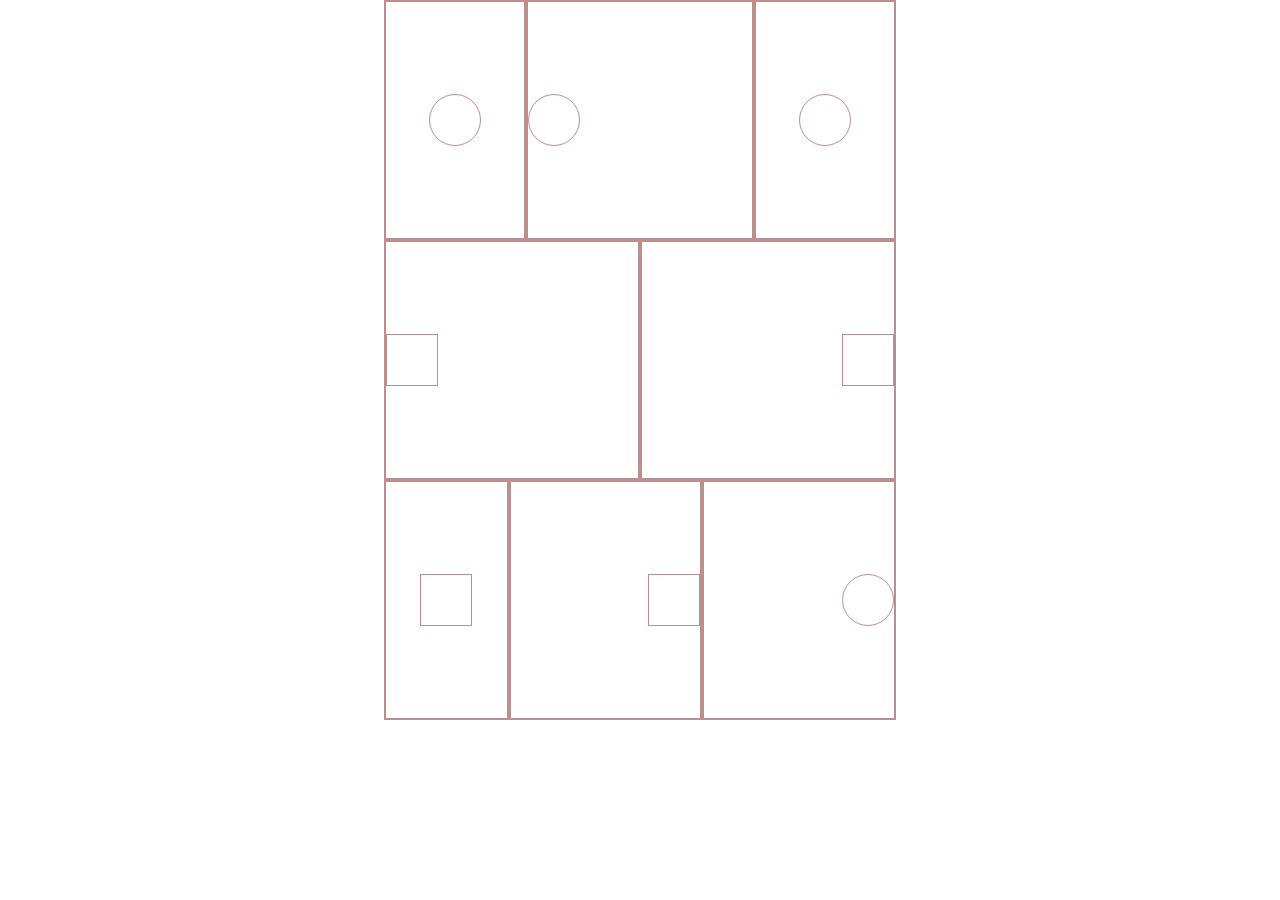
<file: 01/index.html>
<!DOCTYPE html>
<html lang="en">
<head>
    <meta charset="UTF-8">
    <meta http-equiv="X-UA-Compatible" content="IE=edge">
    <meta name="viewport" content="width=device-width, initial-scale=1.0">
    <link rel="stylesheet" href="style.css">
    <title>Document</title>
</head>
<body>
    <div class="main">
        <div class="block">
            <div class="block1">
                <div class="circle"></div>
            </div>
            <div class="block2">
                <div class="circle"></div>
            </div>
            <div class="block1">
                <div class="circle"></div>
            </div>
        </div>
        <div class="block">
            <div class="block2">
                <div class="square"></div>
            </div>
            <div class="block3">
                <div class="square"></div>
            </div>
        </div>
        <div class="block">

            <div class="block1">
                <div class="square"></div>
            </div>
            <div class="block3">
                <div class="square"></div>
            </div>
            <div class="block3">
                <div class="circle"></div>
            </div>
        </div>
    </div>
</body>
</html>
</file>
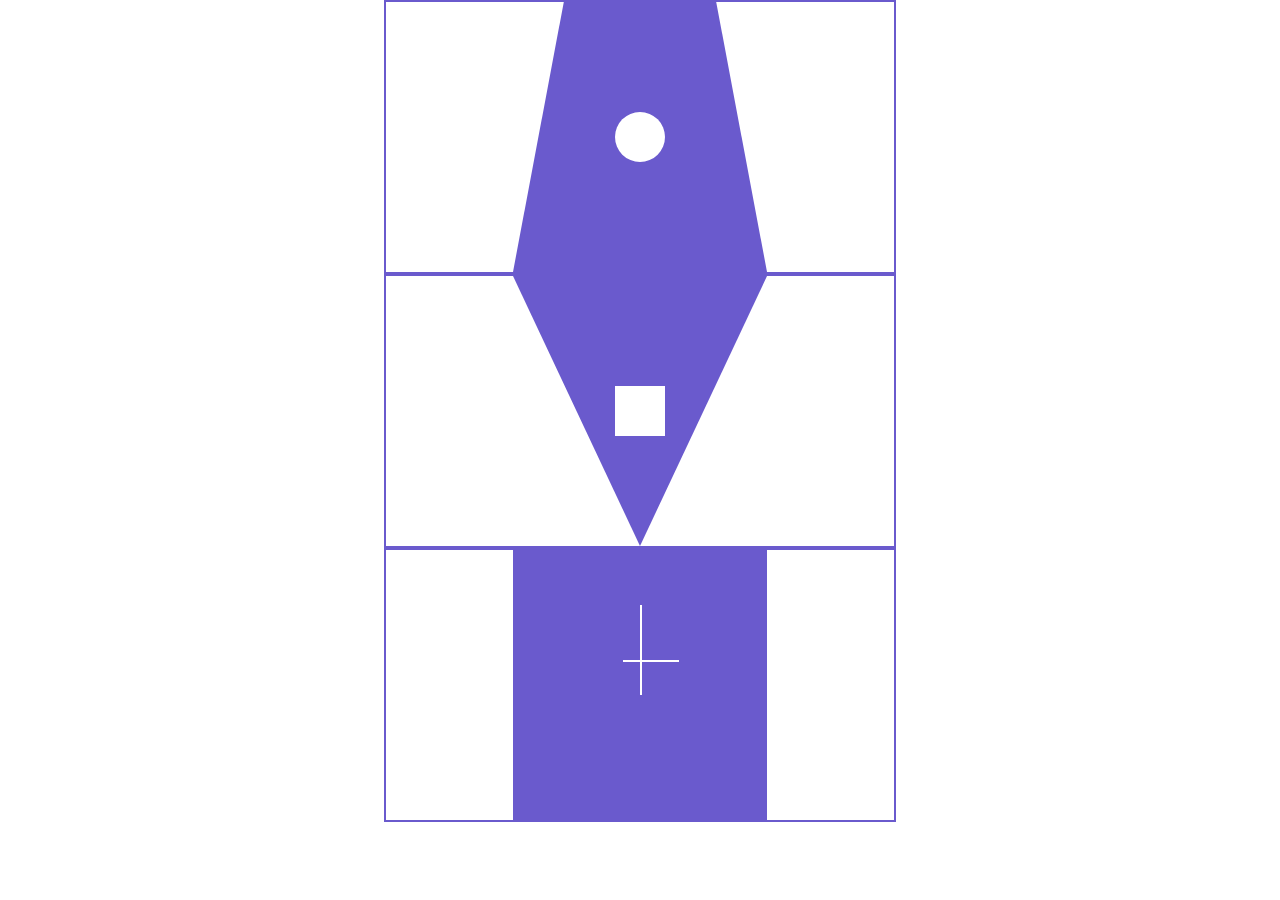
<file: 02/index.html>
<!DOCTYPE html>
<html lang="en">
<head>
    <meta charset="UTF-8">
    <meta http-equiv="X-UA-Compatible" content="IE=edge">
    <meta name="viewport" content="width=device-width, initial-scale=1.0">
    <link rel="stylesheet" href="style.css">
    <title>Document</title>
</head>
<body>
    <div class="main">
        <div class="block">
            <div class="Trapezoid">
                <div class="circle"></div>
            </div>
        </div>
        <div class="block">
            <div class="Triangle">
                <div class="Square"></div>
            </div>
        </div>
        <div class="block">
            <div class="Rectangle">
                <div class="borderLeft"></div>
                <div class="borderBottom"></div>
            </div>
        </div>
    </div>
</body>
</html>
</file>
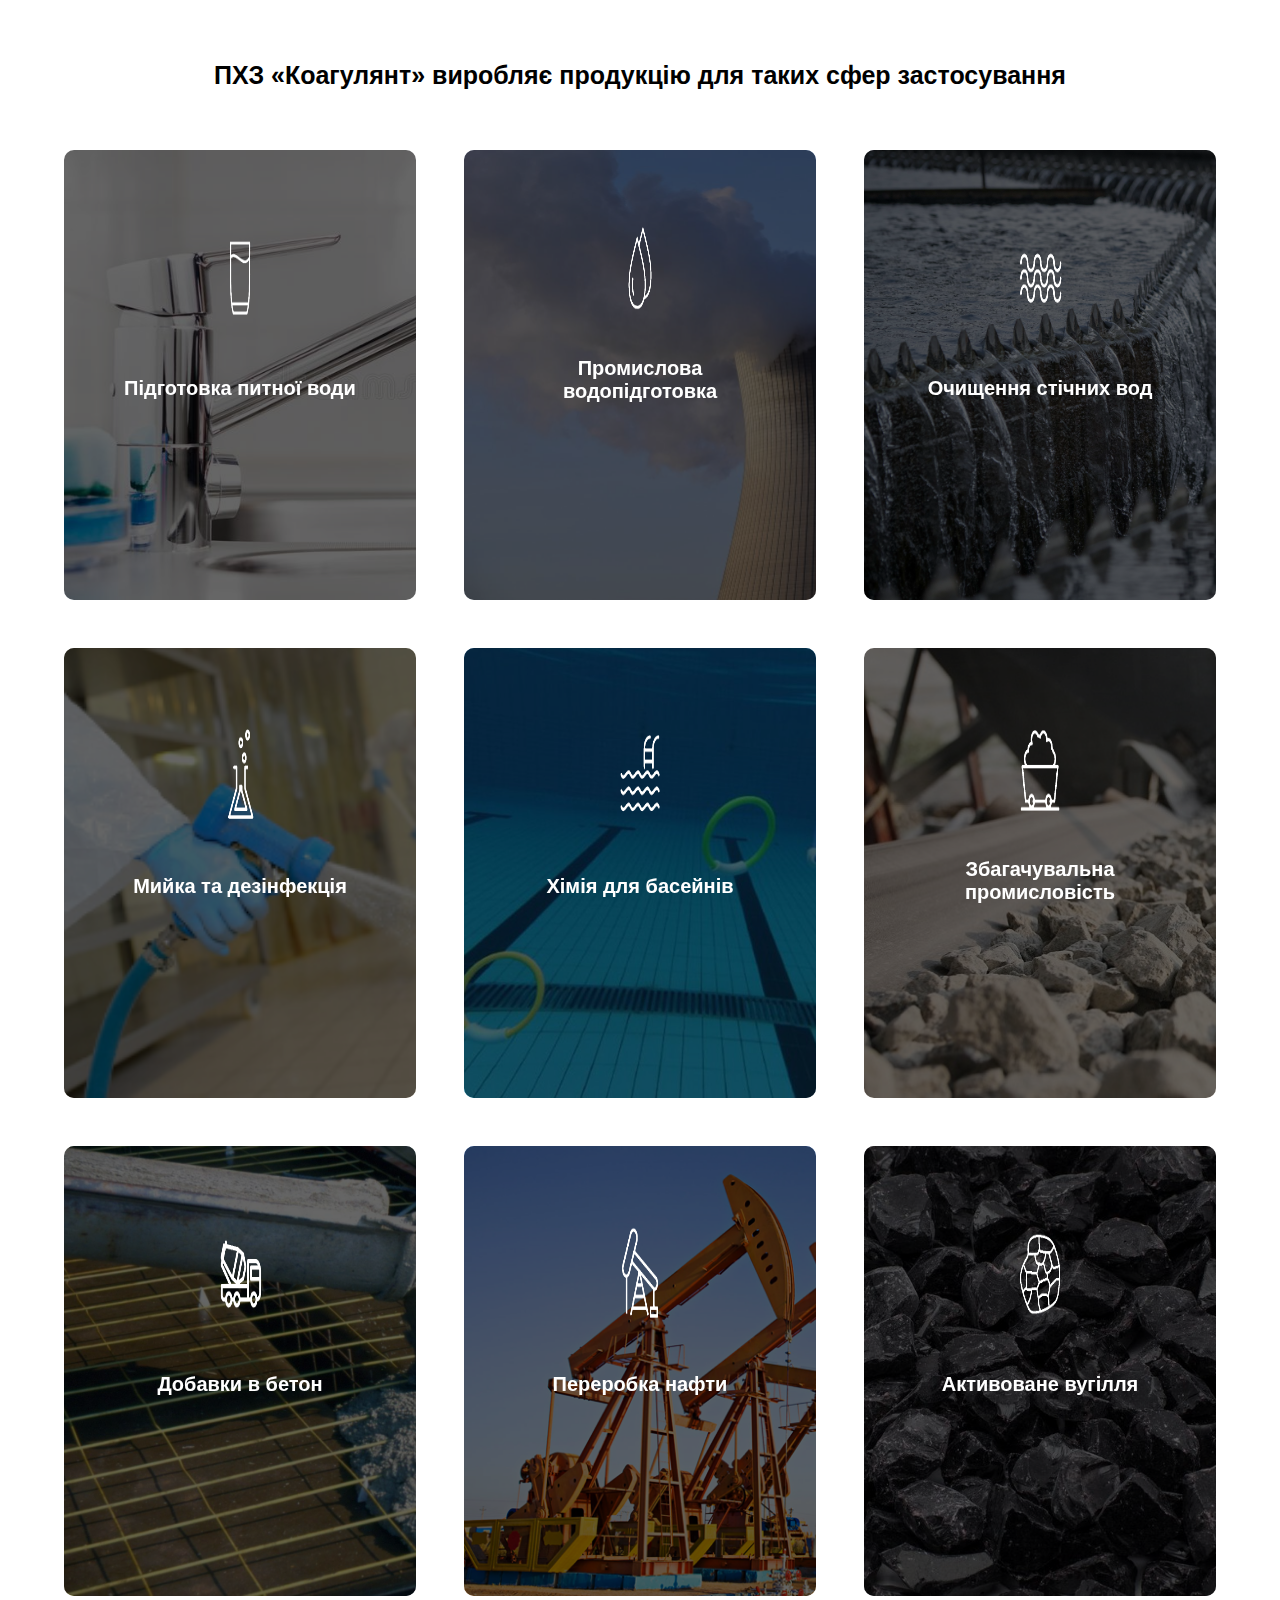
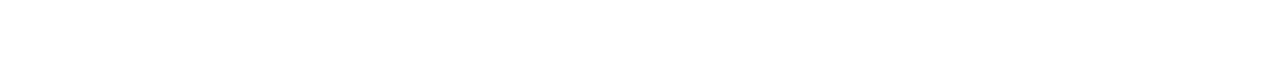
<file: 03/index.html>
<!DOCTYPE html>
<html lang="en">
<head>
    <meta charset="UTF-8">
    <meta http-equiv="X-UA-Compatible" content="IE=edge">
    <meta name="viewport" content="width=device-width, initial-scale=1.0">
    <link rel="stylesheet" href="style.css">
    <title>Document</title>
</head>
<body>
    <h1>ПХЗ «Коагулянт» виробляє продукцію для таких сфер застосування</h1>

    <div class="blocks">

        <div class="card">
            <div class="front_side1">
                <div class="img-overlay">
                    <div class="block">
                        <div class="block1">
                            <img src="img/01.png" alt="" width="35%">
                        </div>
                        <div class="block2">
                            <p>Підготовка питної води</p>
                        </div>
                    </div>
                </div>
            </div>
          <div class="back_side1">
              <div class="blockss">
                    <p>Реагенти для підготовки питної води <br> для комунальних і промислових <br> підприємств.</p>
              </div>
              <div class="blockss2">
                <button>Детальніше</button>
              </div>
          </div>
        </div>

        <div class="card">
            <div class="front_side2">
                <div class="img-overlay">
                    <div class="block">
                        <div class="block1">
                            <img src="img/02.png" alt="" width="30%">
                        </div>
                        <div class="block2">
                            <p>Промислова <br> водопідготовка</p>
                        </div>
                    </div>
                </div>
              </div>
              <div class="back_side2">
                  <div class="blockss">
                      <p>Реагенти для систем оборотного <br> водопостачання, водонагрівального та <br> котлового обладнання, мембрані <br> технології</p>
                  </div>
                  <div class="blockss2">
                        <button>Детальніше</button>
                  </div>
              </div>
        </div>

        <div class="card">
            <div class="front_side3">
                <div class="img-overlay">
                    <div class="block">
                        <div class="block1">
                            <img src="img/03.png" alt="" width="35%">
                        </div>
                        <div class="block2">
                            <p>Очищення стічних вод</p>
                        </div>
                    </div>
                </div>
              </div>
              <div class="back_side3">
                    <div class="blockss">
                        <p>Реагенти для очищення господарсько- <br> побутових стічних вод, інтенсифікації <br> процесів ущільнення, згущення та <br> зневоднення сирого осаду і т.п.</p>
                    </div>
                    <div class="blockss2">
                        <button>Детальніше</button>
                    </div>
              </div>
        </div>
        
        <div class="card">
            <div class="front_side4">
                <div class="img-overlay">
                    <div class="block">
                        <div class="block1">
                            <img src="img/04.png" alt="" width="35%">
                        </div>
                        <div class="block2">
                            <p>Мийка та дезінфекція</p>
                        </div>
                    </div>
                </div>
              </div>
              <div class="back_side4">
                <div class="blockss">
                    <p>Повний комплекс реагентів в сфері <br> гігієни та санітарії для підприємств <br> харчової промисловості.</p>
                </div>
                <div class="blockss2">
                      <button>Детальніше</button>
                </div>
              </div>
        </div>
        <div class="card">
            <div class="front_side5">
                <div class="img-overlay">
                    <div class="block">
                        <div class="block1">
                            <img src="img/05.png" alt="" width="35%">
                        </div>
                        <div class="block2">
                            <p>Хімія для басейнів</p>
                        </div>
                    </div>
                </div>
              </div>
              <div class="back_side5">
                <div class="blockss">
                    <p>Комплекс препаратів, який забезпечує <br> ефективну очистку басейну та <br> оптимальну якість води.</p>
                </div>
                <div class="blockss2">
                      <button>Детальніше</button>
                </div>
              </div>
        </div>
        <div class="card">
            <div class="front_side6">
                <div class="img-overlay">
                    <div class="block">
                        <div class="block1">
                            <img src="img/06.png" alt="" width="35%">
                        </div>
                        <div class="block2">
                            <p>Збагачувальна <br> промисловість</p> 
                        </div>
                    </div>
                </div>
              </div>
              <div class="back_side6">
                <div class="blockss">
                    <p>Реагенти для зневоднення рудних <br> концентратів, пилопригнічення, <br> закріплення пляжів шламового <br> господарства та інше.</p>
                </div>
                <div class="blockss2">
                      <button>Детальніше</button>
                </div>
              </div>
        </div>
        <div class="card">
            <div class="front_side7">
                <div class="img-overlay">
                    <div class="block">
                        <div class="block1">
                            <img src="img/07.png" alt="" width="35%">
                        </div>
                        <div class="block2">
                            <p>Добавки в бетон</p>
                        </div>
                    </div>
                </div>
              </div>
              <div class="back_side7">
                    <div class="blockss">
                        <p>Добавки для професійного <br> використання, що дозволяють <br> підвищити ефективність і <br> технологічність виробництва бетону.</p>
                    </div>
                    <div class="blockss2">
                        <button>Детальніше</button>
                    </div>
              </div>
        </div>
        <div class="card">
            <div class="front_side8">
                <div class="img-overlay">
                    <div class="block">
                        <div class="block1">
                            <img src="img/08.png" alt="" width="35%">
                        </div>
                        <div class="block2">
                            <p>Переробка нафти</p>
                        </div>
                    </div>
                </div>
              </div>
              <div class="back_side8">
                    <div class="blockss">
                        <p>Повний пакет реагентів для первинної <br> переробки нафти та технічний супровід <br> реагентної обробки на всіх етапах <br> застосування</p>
                    </div>
                    <div class="blockss2">
                        <button>Детальніше</button>
                    </div>
              </div>
        </div>
        <div class="card">
            <div class="front_side9">
                <div class="img-overlay">
                    <div class="block">
                        <div class="block1">
                            <img src="img/09.png" alt="" width="35%">
                        </div>
                        <div class="block2">
                            <p>Активоване вугілля</p>
                        </div>
                    </div>
                </div>
              </div>
              <div class="back_side9">
                    <div class="blockss">
                        <p>Активоване вугілля для вирішення <br> найскладніших завдань очищення <br> рідких і газоподібних середовищ.</p>
                    </div>
                    <div class="blockss2">
                        <button>Детальніше</button>
                    </div>
              </div>
        </div>
    </div>
</body>
</html>
</file>
<file: 01/style.css>
*{
    margin: 0;
    padding: 0;
}
.main{
    width: 40%;
    height: 80vh;
    display: flex;
    flex-direction: column;
    margin: auto;
}
.block{
    width: 100%;
    display: flex;
    flex-grow: 1;
}
.block1,.block2,.block3{
    border: rosybrown 2px solid;
    display: flex;
    align-items: center;
} 
.block1{
    flex-grow: 1;
    justify-content: center;
}
.block2{
    flex-grow: 2;
}
.block3{
    flex-grow: 2;
    justify-content: flex-end;
}
.circle,.square{
    width: 50px;
    height: 50px;
    border: rosybrown 1px solid;
}
.circle{
    border-radius: 50%;
}
</file>
<file: 02/style.css>
*{
    margin: 0;
    padding: 0;

}
.main{
    width: 40%;
    height: 90vh;
    display: flex;
    flex-direction: column;
    margin: auto;
}
.block{
    flex-grow:1;
    border:2px solid slateblue;
    display: flex;
    justify-content: center;
}
.Trapezoid, .Triangle{
    width: 50%;
    background: slateblue;
    height: 30vh;
    display: flex;  
    justify-content: center;
    align-items: center;

}
.Rectangle{
    width: 50%;
    background: slateblue;
    height: 30vh;
}
.Trapezoid{
    clip-path: polygon(20% 0%, 80% 0%, 100% 100%, 0% 100%); 
}
.Triangle{
    clip-path: polygon(50% 100%, 0 0, 100% 0);
}
.Square{
    width: 50px;
    height: 50px;
    background: white;
}
.borderLeft{
    width: 50%;
    height: 10vh;
    border-right: 2px solid white;
    float: left;
    margin-top: 55px;
}
.borderBottom{
    width: 22%;
    height: 10vh;
    border-bottom: 2px solid white;
    margin-top: 20px;
    margin-left: 110px;
}
.circle{
    width: 50px;
    height: 50px;
    background:white;
    border-radius: 50%;
}
</file>
<file: 03/style.css>
*{
    margin: 0;
    padding: 0;
    font-family: -apple-system, BlinkMacSystemFont, 'Segoe UI', Roboto, Oxygen, Ubuntu, Cantarell, 'Open Sans', 'Helvetica Neue', sans-serif;
}
h1{
    text-align: center;
    font-size: 25px;
    line-height: 150px;
}
.blocks{
    width: 90%;
    margin: auto;
    display: grid;
    grid-template-columns: 1fr 1fr 1fr;
    grid-template-rows: 2fr 2fr 2fr;
    grid-column-gap: 3em;
    grid-row-gap: 3em;
    padding-bottom: 80px;
}
.card {
    height: 50vh;
    border-radius: 10px;
    position: relative;
    perspective: 1000px;
}
.front_side1, .back_side1,.front_side2, .back_side2,.front_side3,.back_side3,.front_side4,.back_side4,.front_side5,.back_side5,
.front_side6,.back_side6,.front_side7,.back_side7,.front_side8,.back_side8,.front_side9,.back_side9 {
    position: absolute;
    width: 100%;
    height: 100%;
    left: 0;
    top: 0;
    display: flex;
    align-items: center;
    transition: 1s;
    backface-visibility: hidden;
    border-radius: 10px;
}
.back_side1,.back_side2,.back_side3,.back_side4,.back_side5,.back_side6,.back_side7,.back_side8,.back_side9{
    width: 100%;
    height: 100%;
    display: flex;
    flex-direction: column;
    align-items:center;
    background-color: rgb(30,136,229);
    border-radius: 10px;
    text-align: center;
    color: white;
}
.back_side1,.back_side3,.back_side4,.back_side6,.back_side7,.back_side9{
    transform: rotateY(180deg);
}
.back_side2,.back_side5,.back_side8{
    transform: rotateX(180deg);
}
.front_side1 {
    background-image:url(img/1.jpg);
    background-size: cover;
}
.front_side2{
    background-image:url(img/2.jpg);
    background-size: cover;
}
.front_side3{
    background-image:url(img/3.jpg);
    background-size: cover;
}
.front_side4{
    background-image:url(img/4.png);
    background-size: cover;
}
.front_side5{
    background-image:url(img/5.jpg);
    background-size: cover;
}
.front_side6{
    background-image:url(img/6.jpg);
    background-size: cover;
}
.front_side7{
    background-image:url(img/7.jpg);
    background-size: cover;
}
.front_side8{
    background-image:url(img/8.png);
    background-size: cover;
}
.front_side9{
    background-image:url(img/9.jpg);
    background-size: cover;
}
.img-overlay{
    width: 100%;
    height: 100%;
    background: rgba(0, 0, 0, 0.6);
    border-radius: 10px;
    color: white;
    display: flex;
    flex-direction: column;
    align-items: center;
    font-weight: bolder;
    font-size: 20px;
}
.img-overlay img{
    margin-top: 20%;
}
.block{
    width: 70%;
    height: 55%;
    display: flex;
    flex-direction: column;
    align-items: center;
    text-align: center;
    justify-content: space-around;
    margin-top: 7%;
}
.block1{
    display: flex;
    justify-content: center;
}
.blockss{
    height: 50%;
    display: flex;
    flex-direction: column;
    justify-content:center;
    align-items:space-between;
    font-size: 18px;
    margin-top: 10%;
}
.blockss2{
    width: 100%;
    display: flex;
    justify-content: center;
}
button{
    width: 30%;
    height: 5vh;
    border-radius: 5px;
    border: 1px solid white;
    background: rgb(30,136,229);
    color: white;
}
button:hover{
    background: rgb(0,117,188);
}
.card:hover .front_side1,.card:hover .front_side3,.card:hover .front_side4, .card:hover .front_side6,.card:hover .front_side7,
.card:hover .front_side9{
    transform: rotateY(180deg);
}
.card:hover .back_side1,.card:hover .back_side3,.card:hover .back_side4,.card:hover .back_side6,.card:hover .back_side7,
.card:hover .back_side9 {
    transform: rotateY(360deg);
}

.card:hover .front_side2,.card:hover .front_side5,.card:hover .front_side8 {
    transform: rotateX(180deg);
}
.card:hover .back_side2,.card:hover .back_side5,.card:hover .back_side8 {
    transform: rotateX(360deg);
}
</file>
